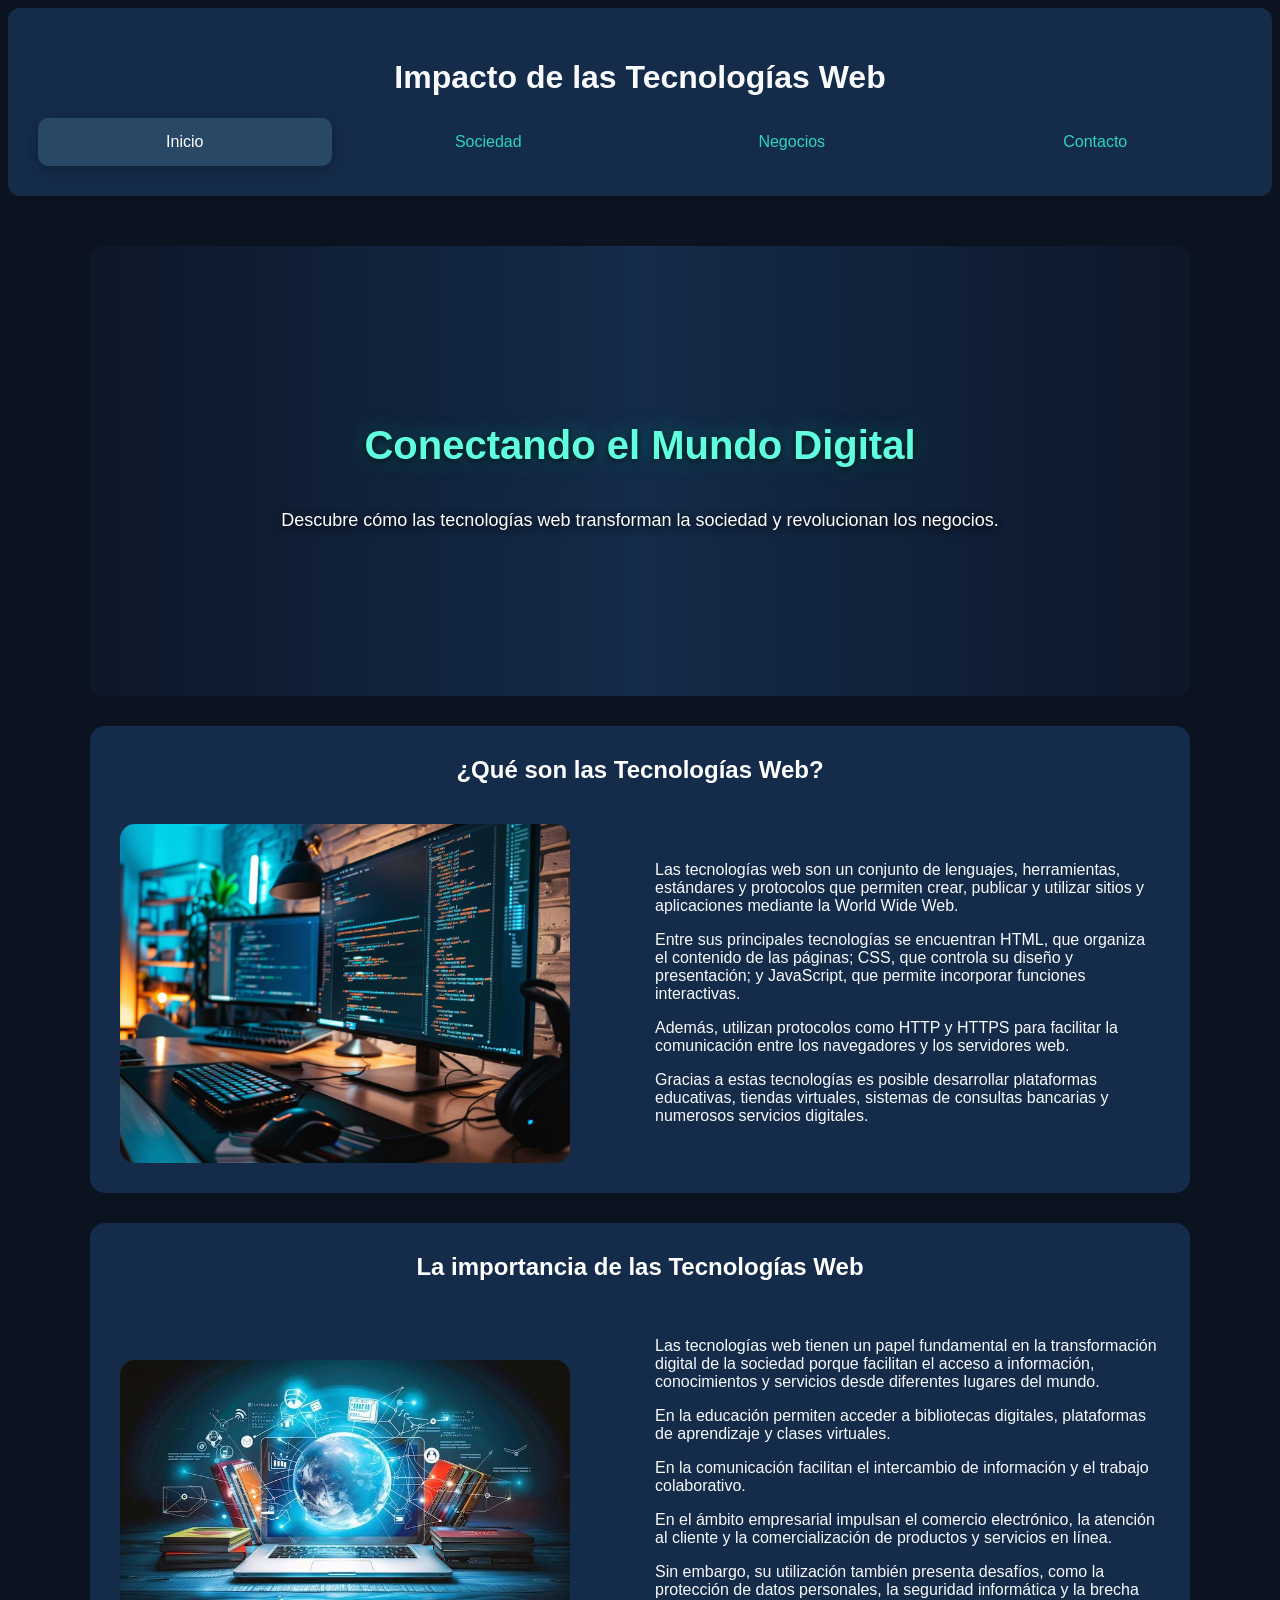
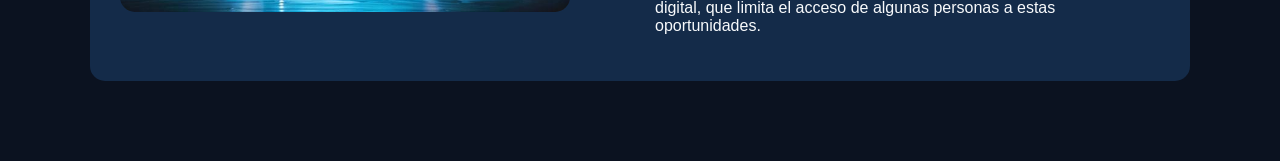
<file: index.html>
<!DOCTYPE html>
<html lang="es">
    <head>
        <meta charset="UTF-8">
        <meta name="viewport" content="width=device-width, initial-scale=1.0">
        <title>Impacto de las Tecnologías Web en la Sociedad y los Negocios</title>
        <link rel="stylesheet" href="css/estilo.css">
    </head>
    <body>
        <header>
            <h1>Impacto de las Tecnologías Web</h1>
            <nav>
                <a href="index.html" class="activo" aria-current="page">Inicio</a>
                <a href="paginas/sociedad.html">Sociedad</a>
                <a href="paginas/negocios.html">Negocios</a>
                <a href="paginas/contacto.html">Contacto</a>
            </nav>
        </header>
        <main>       
<section class="banner">

    <video class="video-fondo" autoplay muted loop playsinline>
        <source src="videos/banner-digital.mp4.mp4" type="video/mp4">
        Tu navegador no admite videos HTML5.
    </video>
    <h2>Conectando el Mundo Digital</h2>
    <p>
        Descubre cómo las tecnologías web transforman
        la sociedad y revolucionan los negocios.
    </p>
</section>

<section>
    <div class="contenido-tecnologia tarjeta-interactiva">
        <h2>¿Qué son las Tecnologías Web?</h2>
        <img src="imagenes/tecnologia-web.jpg"
             alt="Estación de trabajo con monitores que muestran código de programación"
             class="imagen-tecnologia"
             width="450">
        <div class="texto-tecnologia">
            <p>
                Las tecnologías web son un conjunto de lenguajes,
                herramientas, estándares y protocolos que permiten
                crear, publicar y utilizar sitios y aplicaciones
                mediante la World Wide Web.
            </p>
            <p>
                Entre sus principales tecnologías se encuentran HTML,
                que organiza el contenido de las páginas; CSS, que
                controla su diseño y presentación; y JavaScript,
                que permite incorporar funciones interactivas.
            </p>

            <p>
                Además, utilizan protocolos como HTTP y HTTPS para
                facilitar la comunicación entre los navegadores y
                los servidores web.
            </p>
            <p>
                Gracias a estas tecnologías es posible desarrollar
                plataformas educativas, tiendas virtuales, sistemas
                de consultas bancarias y numerosos servicios digitales.
            </p>
        </div>
    </div>
</section>     
<article>
    <div class="contenido-tecnologia tarjeta-interactiva"> 
        <h2>La importancia de las Tecnologías Web</h2>
        <img src="imagenes/importancias-tecnologicas.jpg"
             alt="Imagen sobre la importancia de las tecnologías web"
             class="imagen-tecnologia"
             width="450">
        <div class="texto-tecnologia">
            <p>
                Las tecnologías web tienen un papel fundamental
                en la transformación digital de la sociedad porque
                facilitan el acceso a información, conocimientos
                y servicios desde diferentes lugares del mundo.
            </p>
            <p>
                En la educación permiten acceder a bibliotecas
                digitales, plataformas de aprendizaje y clases
                virtuales.
            </p>
            <p>
                En la comunicación facilitan el intercambio de
                información y el trabajo colaborativo.
            </p>
            <p>
                En el ámbito empresarial impulsan el comercio
                electrónico, la atención al cliente y la
                comercialización de productos y servicios en línea.
            </p>
            <p>
                Sin embargo, su utilización también presenta
                desafíos, como la protección de datos personales,
                la seguridad informática y la brecha digital,
                que limita el acceso de algunas personas a
                estas oportunidades.
            </p>
        </div>
    </div>
</article>
        </main>
    </body>
</html>
</file>
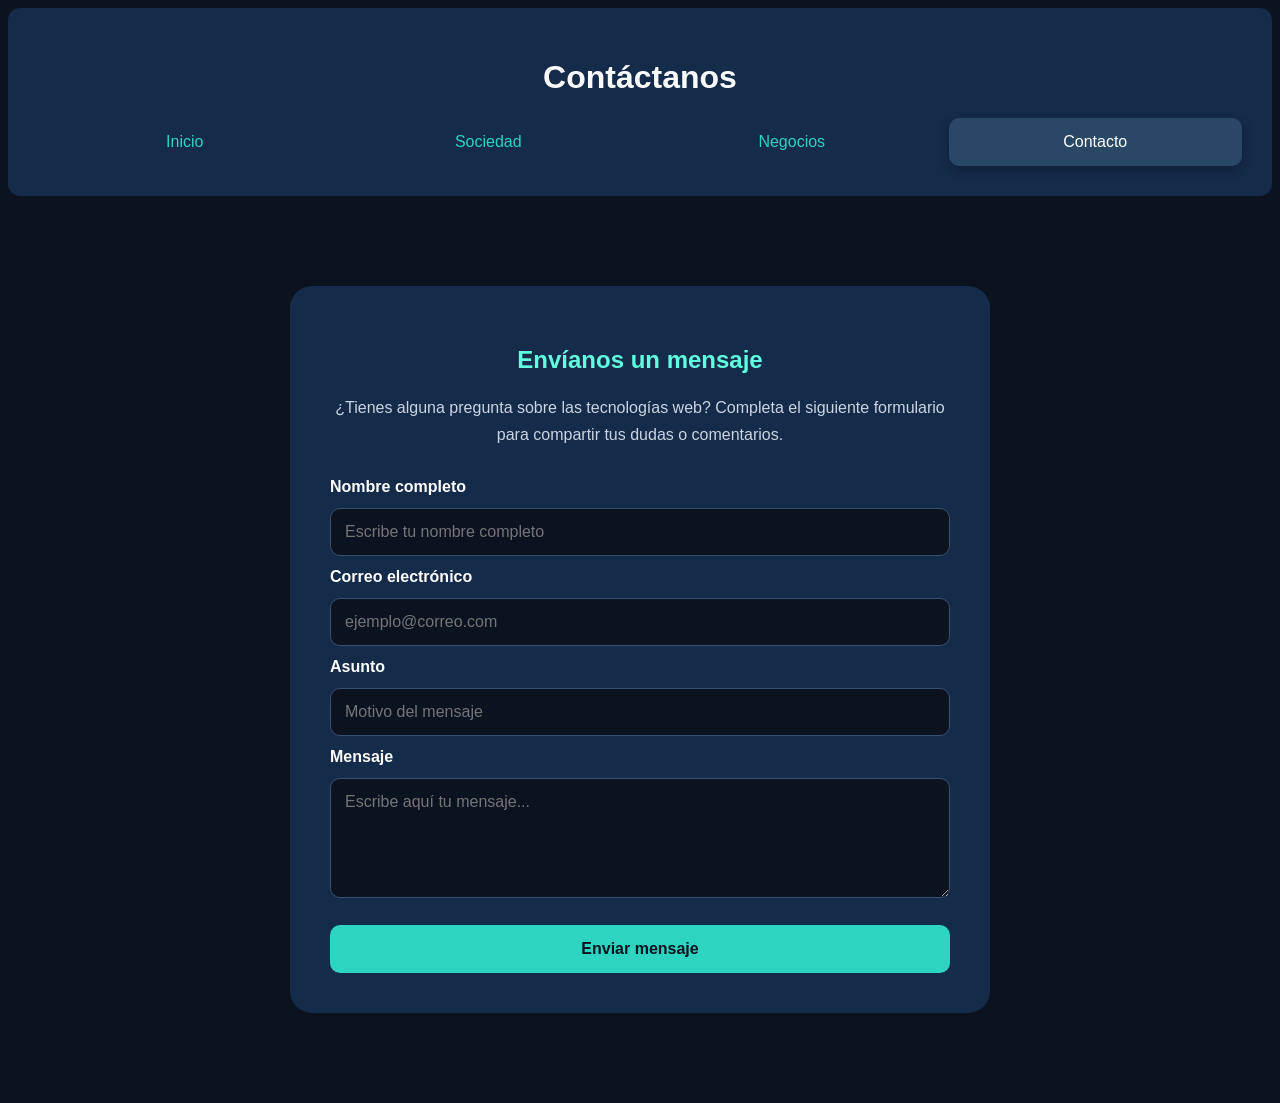
<file: paginas/contacto.html>
<!DOCTYPE html>
<html lang="es">
    <head>
        <meta charset="UTF-8">
        <meta name="viewport" content="width=device-width, initial-scale=1.0">
        <title>Contacto | Impacto de las Tecnologías Web</title>
        <link rel="stylesheet" href="../css/estilo.css">
    </head>
    <body>
        <header>
            <h1>Contáctanos</h1>
         <nav>
    <a href="../index.html">Inicio</a>
    <a href="sociedad.html">Sociedad</a>
    <a href="negocios.html">Negocios</a>
    <a href="contacto.html" class="activo" aria-current="page">Contacto</a>
</nav>
        </header>

<main>

    <section class="seccion-contacto">

        <h2>Envíanos un mensaje</h2>

        <p>
            ¿Tienes alguna pregunta sobre las tecnologías web?
            Completa el siguiente formulario para compartir
            tus dudas o comentarios.
        </p>

        <form id="formulario-contacto">

            <label for="nombre">Nombre completo</label>
            <input type="text" id="nombre" name="nombre"
                   placeholder="Escribe tu nombre completo"
                   autocomplete="name" required>

            <label for="correo">Correo electrónico</label>
            <input type="email" id="correo" name="correo"
                   placeholder="ejemplo@correo.com"
                   autocomplete="email" required>

            <label for="asunto">Asunto</label>
            <input type="text" id="asunto" name="asunto"
                   placeholder="Motivo del mensaje" required>

            <label for="mensaje">Mensaje</label>
            <textarea id="mensaje" name="mensaje"
                      rows="5"
                      placeholder="Escribe aquí tu mensaje..."
                      required></textarea>

            <button type="submit">Enviar mensaje</button>

        </form>

    </section>

</main>

<!-- VENTANA DE CONFIRMACIÓN -->

<dialog id="ventana-confirmacion" class="ventana-confirmacion"
        aria-labelledby="titulo-confirmacion">

    <div class="icono-confirmacion" aria-hidden="true">
        ✓
    </div>

    <h2 id="titulo-confirmacion">
        ¡Formulario completado correctamente!
    </h2>

    <p>
        Gracias por compartir tu mensaje.
    </p>

    <p class="aviso-demostracion">
        Esta es una demostración.
        No se ha enviado ningún correo electrónico.
    </p>

    <button type="button" id="cerrar-confirmacion">
        Aceptar
    </button>

</dialog>


<script>
document.addEventListener("DOMContentLoaded", function () {

    const formulario = document.getElementById("formulario-contacto");

    const ventana = document.getElementById("ventana-confirmacion");

    const botonCerrar = document.getElementById("cerrar-confirmacion");

    formulario.addEventListener("submit", function (evento) {

        evento.preventDefault();

        ventana.showModal();

        formulario.reset();

    });

    botonCerrar.addEventListener("click", function () {

        ventana.close();

    });

});
</script>


    </body>
</html>
</file>
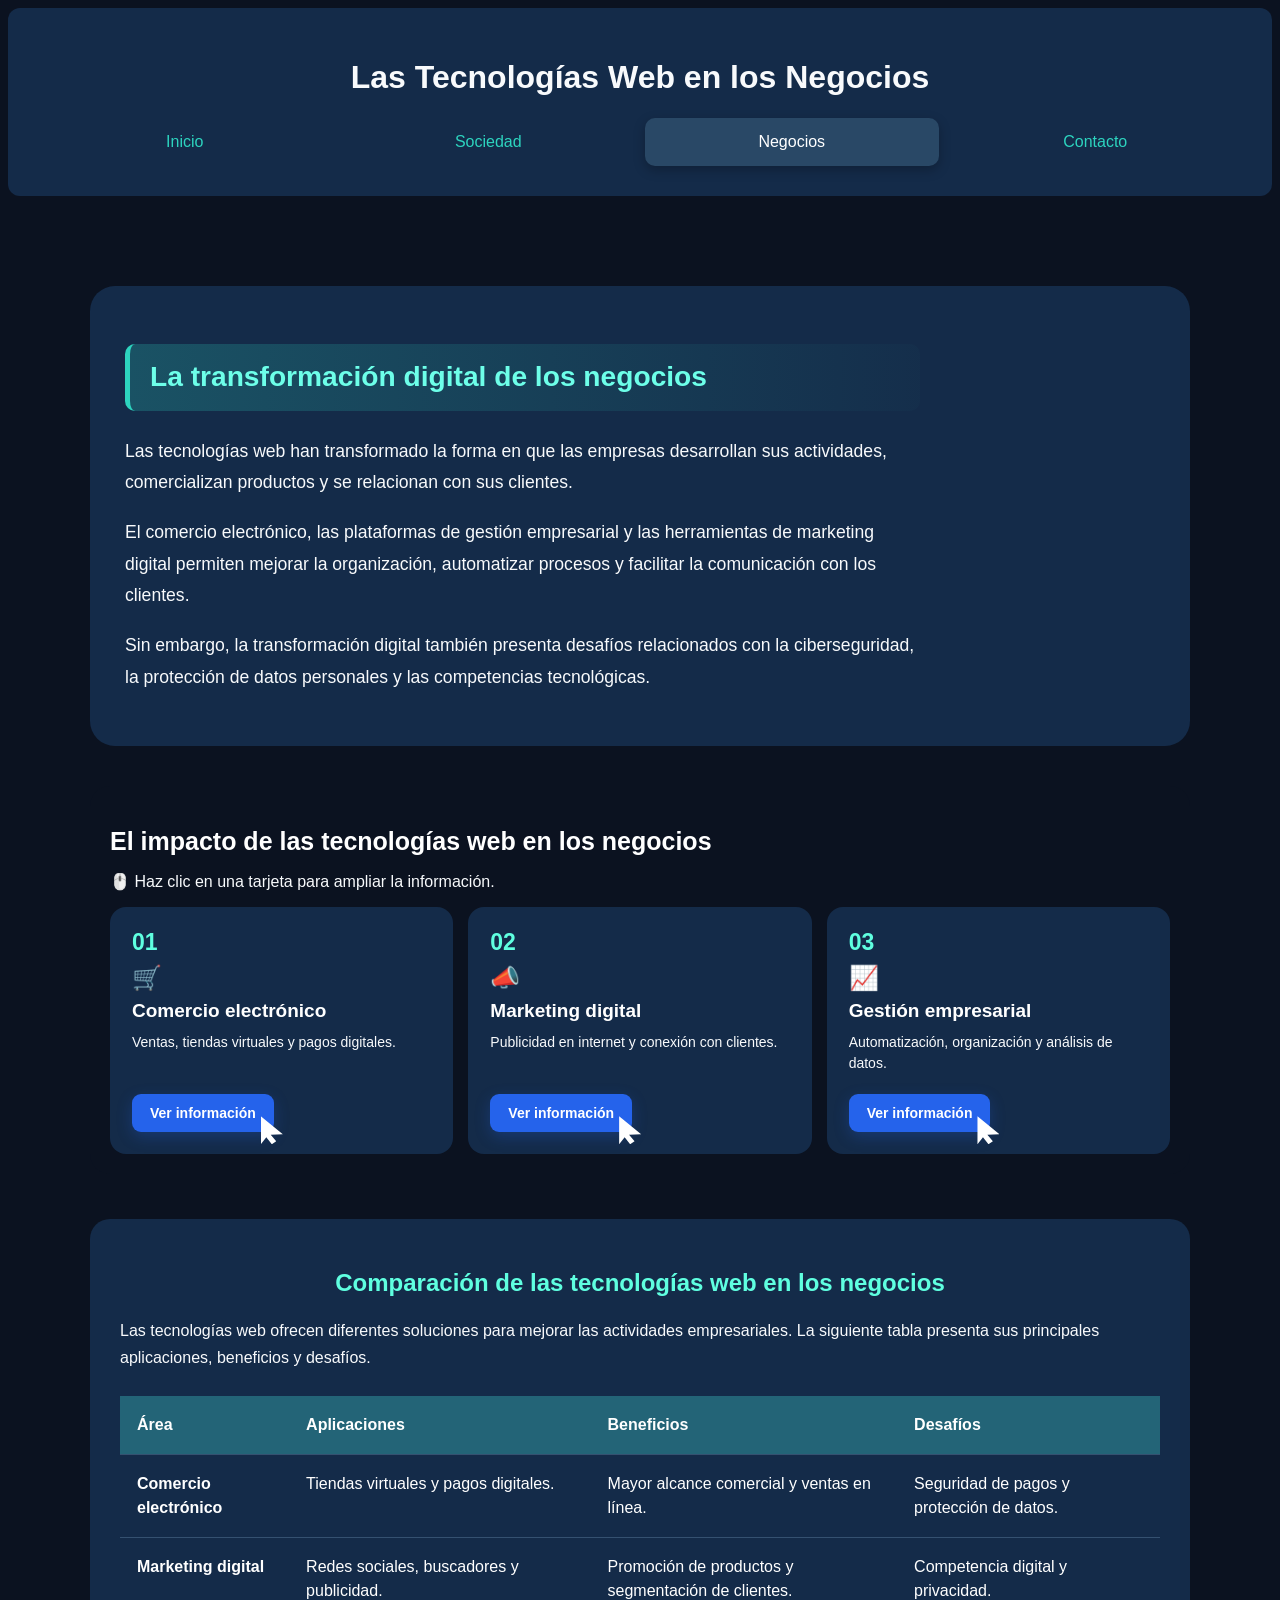
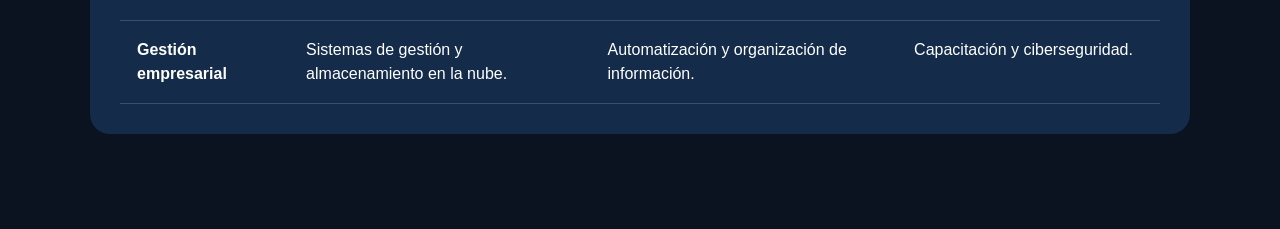
<file: paginas/negocios.html>
<!DOCTYPE html>
<html lang="es">

<head>
    <meta charset="UTF-8">
    <meta name="viewport" content="width=device-width, initial-scale=1.0">

    <title>Negocios | Impacto de las Tecnologías Web</title>

    <link rel="stylesheet" href="../css/estilo.css">

    <style>
        /* DISEÑO CORREGIDO DE LAS TARJETAS */

        .areas-negocios.negocios-corregidos .contenedor-negocios {
            display: grid !important;
            grid-template-columns: repeat(3, minmax(0, 1fr)) !important;
            gap: 15px !important;
            align-items: stretch;
        }

        .areas-negocios.negocios-corregidos .tarjeta-negocio {
            display: flex !important;
            flex-direction: column;
            align-items: flex-start;
            gap: 10px;
            min-width: 0;
            min-height: 220px;
            padding: 22px !important;
            margin: 0 !important;
            box-sizing: border-box;
            background: #142B49;
            border-radius: 16px;
        }

        .areas-negocios.negocios-corregidos .numero-negocio {
            color: #5FFFE0;
            font-size: 23px;
            font-weight: bold;
            margin: 0;
        }

        .areas-negocios.negocios-corregidos .icono-negocio {
            display: block;
            font-size: 24px;
            margin: 0;
        }

        .areas-negocios.negocios-corregidos .tarjeta-negocio h3 {
            color: white;
            font-size: 19px;
            text-align: left;
            margin: 0;
        }

        .areas-negocios.negocios-corregidos
        .tarjeta-negocio p.resumen-negocio {
            display: block !important;
            color: #F8FAFC;
            font-size: 14px;
            line-height: 1.5;
            margin: 0 0 10px;
        }

        /* Información oculta en las tarjetas pequeñas */
        .areas-negocios.negocios-corregidos .contenido-oculto {
            display: none !important;
        }

        /* BOTÓN VER INFORMACIÓN */
        .areas-negocios.negocios-corregidos .indicador-clic {
            display: inline-flex;
            position: relative;
            align-items: center;
            justify-content: center;
            align-self: flex-start;
            margin-top: auto;
            padding: 11px 18px;
            border: none;
            border-radius: 9px;
            background: #2563EB;
            color: #FFFFFF;
            font-size: 14px;
            font-weight: bold;
            cursor: pointer;
        }

        .areas-negocios.negocios-corregidos .indicador-clic:hover {
            background: #1D4ED8;
        }

        .areas-negocios.negocios-corregidos .indicador-clic:focus-visible {
            outline: 3px solid #5FFFE0;
            outline-offset: 4px;
        }

        /* Cursor blanco animado */
        .areas-negocios.negocios-corregidos .cursor-animado {
            position: absolute;
            right: -9px;
            bottom: -12px;
            width: 22px;
            height: 28px;
            background: white;

            clip-path: polygon(
                0 0,
                0 100%,
                25% 75%,
                50% 100%,
                70% 90%,
                45% 66%,
                100% 65%
            );

            animation: cursor-negocio 1.8s ease-in-out infinite;
            pointer-events: none;
        }

        @keyframes cursor-negocio {
            0%, 100% {
                transform: translate(12px, 12px) scale(1);
            }

            45% {
                transform: translate(0, 0) scale(1);
            }

            60% {
                transform: translate(0, 0) scale(0.8);
            }

            75% {
                transform: translate(5px, 5px) scale(1);
            }
        }

        /* VENTANA EMERGENTE */

        dialog.ventana-negocio {
            position: fixed !important;
            inset: 0 !important;
            margin: auto !important;

            width: min(950px, calc(100vw - 32px)) !important;
            max-width: calc(100vw - 32px) !important;
            max-height: 85vh !important;

            padding: 35px !important;
            box-sizing: border-box !important;
            overflow-x: hidden !important;
            overflow-y: auto !important;

            background: #142B49 !important;
            color: white;
            border: 2px solid #2DD4BF;
            border-radius: 22px;
            box-shadow: 0 25px 70px rgba(0, 0, 0, 0.5);
        }

        dialog.ventana-negocio::backdrop {
            background: rgba(5, 10, 22, 0.72);
            backdrop-filter: blur(10px);
            -webkit-backdrop-filter: blur(10px);
        }

        dialog.ventana-negocio h2 {
            color: #5FFFE0;
            font-size: 29px;
            margin: 0 45px 25px 0;
        }

        /* FOTO A LA IZQUIERDA Y TEXTO A LA DERECHA */

        dialog.ventana-negocio .detalle-negocio {
            display: grid !important;
            grid-template-columns: minmax(0, 38%) minmax(0, 1fr) !important;
            gap: 28px !important;
            align-items: center;
            width: 100%;
            min-width: 0;
        }

        dialog.ventana-negocio .detalle-negocio img.imagen-modal {
            display: block !important;
            width: 100% !important;
            max-width: 100% !important;
            height: 300px !important;
            object-fit: cover !important;
            border-radius: 15px !important;
            margin: 0 !important;
        }

        dialog.ventana-negocio .detalle-texto {
            min-width: 0;
        }

        dialog.ventana-negocio .detalle-texto p {
            display: block !important;
            color: #F8FAFC;
            font-size: 16px;
            line-height: 1.7;
            margin: 0 0 15px;
        }

        /* BOTÓN CERRAR */

        dialog.ventana-negocio .cerrar-ventana {
            position: absolute;
            top: 16px;
            right: 18px;
            width: 42px;
            height: 42px;
            border: none;
            border-radius: 50%;
            background: #294866;
            color: white;
            font-size: 26px;
            cursor: pointer;
        }

        dialog.ventana-negocio .cerrar-ventana:hover {
            background: #2DD4BF;
            color: #0B1220;
        }

        /* RESPONSIVE */

        @media (max-width: 850px) {
            .areas-negocios.negocios-corregidos .contenedor-negocios {
                grid-template-columns: 1fr !important;
            }

            dialog.ventana-negocio .detalle-negocio {
                grid-template-columns: 1fr !important;
            }

            dialog.ventana-negocio .detalle-negocio img.imagen-modal {
                height: 220px !important;
            }

            dialog.ventana-negocio {
                padding: 24px 20px !important;
            }
        }

        @media (prefers-reduced-motion: reduce) {
            .areas-negocios.negocios-corregidos .cursor-animado {
                animation: none;
            }
        }
    </style>
</head>

<body>

    <header>
        <h1>Las Tecnologías Web en los Negocios</h1>

        <nav>
            <a href="../index.html">Inicio</a>
            <a href="sociedad.html">Sociedad</a>
            <a href="negocios.html" class="activo"
               aria-current="page">Negocios</a>
            <a href="contacto.html">Contacto</a>
        </nav>
    </header>

    <main>

        <!-- INTRODUCCIÓN CON VIDEO -->

        <section class="introduccion-negocios transformacion-negocios tarjeta-interactiva">

            <div class="contenido-transformacion">

                <div class="texto-transformacion">

                    <h2>La transformación digital de los negocios</h2>

                    <p>
                        Las tecnologías web han transformado
                        la forma en que las empresas desarrollan
                        sus actividades, comercializan productos
                        y se relacionan con sus clientes.
                    </p>

                    <p>
                        El comercio electrónico, las plataformas
                        de gestión empresarial y las herramientas
                        de marketing digital permiten mejorar
                        la organización, automatizar procesos
                        y facilitar la comunicación con los clientes.
                    </p>

                    <p>
                        Sin embargo, la transformación digital
                        también presenta desafíos relacionados
                        con la ciberseguridad, la protección
                        de datos personales y las competencias
                        tecnológicas.
                    </p>

                </div>

                <video class="video-transformacion"
                       autoplay muted loop playsinline>

                    <source
                        src="../videos/transformacion-negocios.mp4"
                        type="video/mp4">

                    Tu navegador no admite videos HTML5.

                </video>

            </div>

        </section>

        <!-- ÁREAS DE IMPACTO EN LOS NEGOCIOS -->

        <section class="areas-negocios negocios-corregidos">

            <h2>El impacto de las tecnologías web en los negocios</h2>

            <p class="ayuda-tarjetas">
                🖱️ Haz clic en una tarjeta para ampliar la información.
            </p>

            <div class="contenedor-negocios">

                <!-- TARJETA 1 -->

                <article class="tarjeta-negocio tarjeta-interactiva"
                         data-foto="../imagenes/comercio-electronico.jpg"
                         data-alt="Comercio electrónico y compras por internet">

                    <span class="numero-negocio">01</span>
                    <span class="icono-negocio" aria-hidden="true">🛒</span>

                    <h3>Comercio electrónico</h3>

                    <p class="resumen-negocio">
                        Ventas, tiendas virtuales y pagos digitales.
                    </p>

                    <button type="button" class="indicador-clic">
                        Ver información
                        <span class="cursor-animado"
                              aria-hidden="true"></span>
                    </button>

                    <div class="contenido-oculto" hidden>

                        <p>
                            El comercio electrónico permite
                            a las empresas vender productos
                            y servicios a través de internet,
                            llegando a clientes de diferentes lugares.
                        </p>

                        <p>
                            Además, facilita la gestión de pedidos,
                            el seguimiento de compras y la atención
                            al cliente. Para generar confianza,
                            las empresas deben utilizar plataformas
                            seguras y proteger la información
                            financiera de los compradores.
                        </p>

                        <p>
                            Entre sus beneficios destacan las tiendas
                            virtuales, los pagos electrónicos,
                            la disponibilidad de servicios en línea
                            y la ampliación del mercado.
                        </p>

                    </div>

                </article>

                <!-- TARJETA 2 -->

                <article class="tarjeta-negocio tarjeta-interactiva"
                         data-foto="../imagenes/marketink-digital.jpg"
                         data-alt="Herramientas de marketing digital">

                    <span class="numero-negocio">02</span>
                    <span class="icono-negocio" aria-hidden="true">📣</span>

                    <h3>Marketing digital</h3>

                    <p class="resumen-negocio">
                        Publicidad en internet y conexión con clientes.
                    </p>

                    <button type="button" class="indicador-clic">
                        Ver información
                        <span class="cursor-animado"
                              aria-hidden="true"></span>
                    </button>

                    <div class="contenido-oculto" hidden>

                        <p>
                            El marketing digital utiliza redes sociales,
                            buscadores y plataformas publicitarias
                            para promocionar productos y servicios.
                        </p>

                        <p>
                            Una de sus principales ventajas es la
                            posibilidad de medir el alcance de los
                            anuncios, analizar las interacciones
                            de los usuarios y adaptar las estrategias
                            publicitarias según los resultados.
                        </p>

                        <p>
                            Estas herramientas permiten llegar
                            a públicos específicos, mejorar la
                            comunicación con los clientes,
                            optimizar recursos y fortalecer
                            la presencia digital de las empresas.
                        </p>

                    </div>

                </article>

                <!-- TARJETA 3 -->

                <article class="tarjeta-negocio tarjeta-interactiva"
                         data-foto="../imagenes/gestion-empresarial.jpg"
                         data-alt="Herramientas digitales para la gestión empresarial">

                    <span class="numero-negocio">03</span>
                    <span class="icono-negocio" aria-hidden="true">📈</span>

                    <h3>Gestión empresarial</h3>

                    <p class="resumen-negocio">
                        Automatización, organización y análisis de datos.
                    </p>

                    <button type="button" class="indicador-clic">
                        Ver información
                        <span class="cursor-animado"
                              aria-hidden="true"></span>
                    </button>

                    <div class="contenido-oculto" hidden>

                        <p>
                            Las tecnologías web facilitan la
                            administración empresarial mediante
                            sistemas de gestión, almacenamiento
                            en la nube y herramientas de colaboración.
                        </p>

                        <p>
                            Los sistemas empresariales basados en
                            la web permiten administrar inventarios,
                            organizar información, generar reportes
                            y coordinar actividades entre diferentes
                            departamentos.
                        </p>

                        <p>
                            Estas soluciones ayudan a organizar
                            documentos, automatizar procesos,
                            analizar información y mejorar
                            la toma de decisiones basada en datos.
                        </p>

                    </div>

                </article>

            </div>

        </section>

<section class="comparativa-negocios">

    <h2>Comparación de las tecnologías web en los negocios</h2>

    <p>
        Las tecnologías web ofrecen diferentes soluciones
        para mejorar las actividades empresariales.
        La siguiente tabla presenta sus principales
        aplicaciones, beneficios y desafíos.
    </p>

    <div class="tabla-contenedor">
        <table>
            <thead>
                <tr>
                    <th scope="col">Área</th>
                    <th scope="col">Aplicaciones</th>
                    <th scope="col">Beneficios</th>
                    <th scope="col">Desafíos</th>
                </tr>
            </thead>

            <tbody>
                <tr>
                    <th scope="row">Comercio electrónico</th>
                    <td>Tiendas virtuales y pagos digitales.</td>
                    <td>Mayor alcance comercial y ventas en línea.</td>
                    <td>Seguridad de pagos y protección de datos.</td>
                </tr>

                <tr>
                    <th scope="row">Marketing digital</th>
                    <td>Redes sociales, buscadores y publicidad.</td>
                    <td>Promoción de productos y segmentación de clientes.</td>
                    <td>Competencia digital y privacidad.</td>
                </tr>

                <tr>
                    <th scope="row">Gestión empresarial</th>
                    <td>Sistemas de gestión y almacenamiento en la nube.</td>
                    <td>Automatización y organización de información.</td>
                    <td>Capacitación y ciberseguridad.</td>
                </tr>
            </tbody>
        </table>
    </div>

</section>

    </main>

    <!-- VENTANA EMERGENTE -->

    <dialog id="ventana-negocio"
            class="ventana-negocio"
            aria-labelledby="titulo-ventana">

        <button type="button" class="cerrar-ventana"
                aria-label="Cerrar ventana">
            &times;
        </button>

<h2 id="titulo-ventana">Información del negocio</h2>
        <div id="informacion-ventana"></div>

    </dialog>

    <!-- JAVASCRIPT PARA ABRIR LA INFORMACIÓN -->

    <script>
        document.addEventListener("DOMContentLoaded", function () {

            const ventana = document.getElementById("ventana-negocio");
            const titulo = document.getElementById("titulo-ventana");
            const informacion = document.getElementById("informacion-ventana");
            const botonCerrar = document.querySelector(".cerrar-ventana");

            const tarjetas = document.querySelectorAll(
                ".areas-negocios .tarjeta-negocio"
            );

            tarjetas.forEach(function (tarjeta) {

                const boton = tarjeta.querySelector(".indicador-clic");

                boton.addEventListener("click", function () {

                    // Título de la tarjeta seleccionada
                    titulo.textContent =
                        tarjeta.querySelector("h3").textContent.trim();

                    // Crear la fotografía de la ventana
                    const imagen = document.createElement("img");

                    imagen.src = tarjeta.dataset.foto;
                    imagen.alt = tarjeta.dataset.alt;
                    imagen.className = "imagen-modal";

                    // Crear el contenedor de los textos
                    const textos = document.createElement("div");
                    textos.className = "detalle-texto";

                    // Agregar resumen y párrafos completos
                    tarjeta.querySelectorAll(
                        ".resumen-negocio, .contenido-oculto p"
                    ).forEach(function (parrafo) {

                        textos.appendChild(parrafo.cloneNode(true));

                    });

                    // Crear la distribución horizontal
                    const contenido = document.createElement("div");
                    contenido.className = "detalle-negocio";

                    contenido.appendChild(imagen);
                    contenido.appendChild(textos);

                    informacion.replaceChildren(contenido);

                    // Abrir ventana
                    ventana.showModal();

                });

            });

            // Cerrar con el botón X
            botonCerrar.addEventListener("click", function () {
                ventana.close();
            });

            // Cerrar al hacer clic fuera del contenido
            ventana.addEventListener("click", function (evento) {
                if (evento.target === ventana) {
                    ventana.close();
                }
            });

        });
    </script>

</body>
</html>
</file>
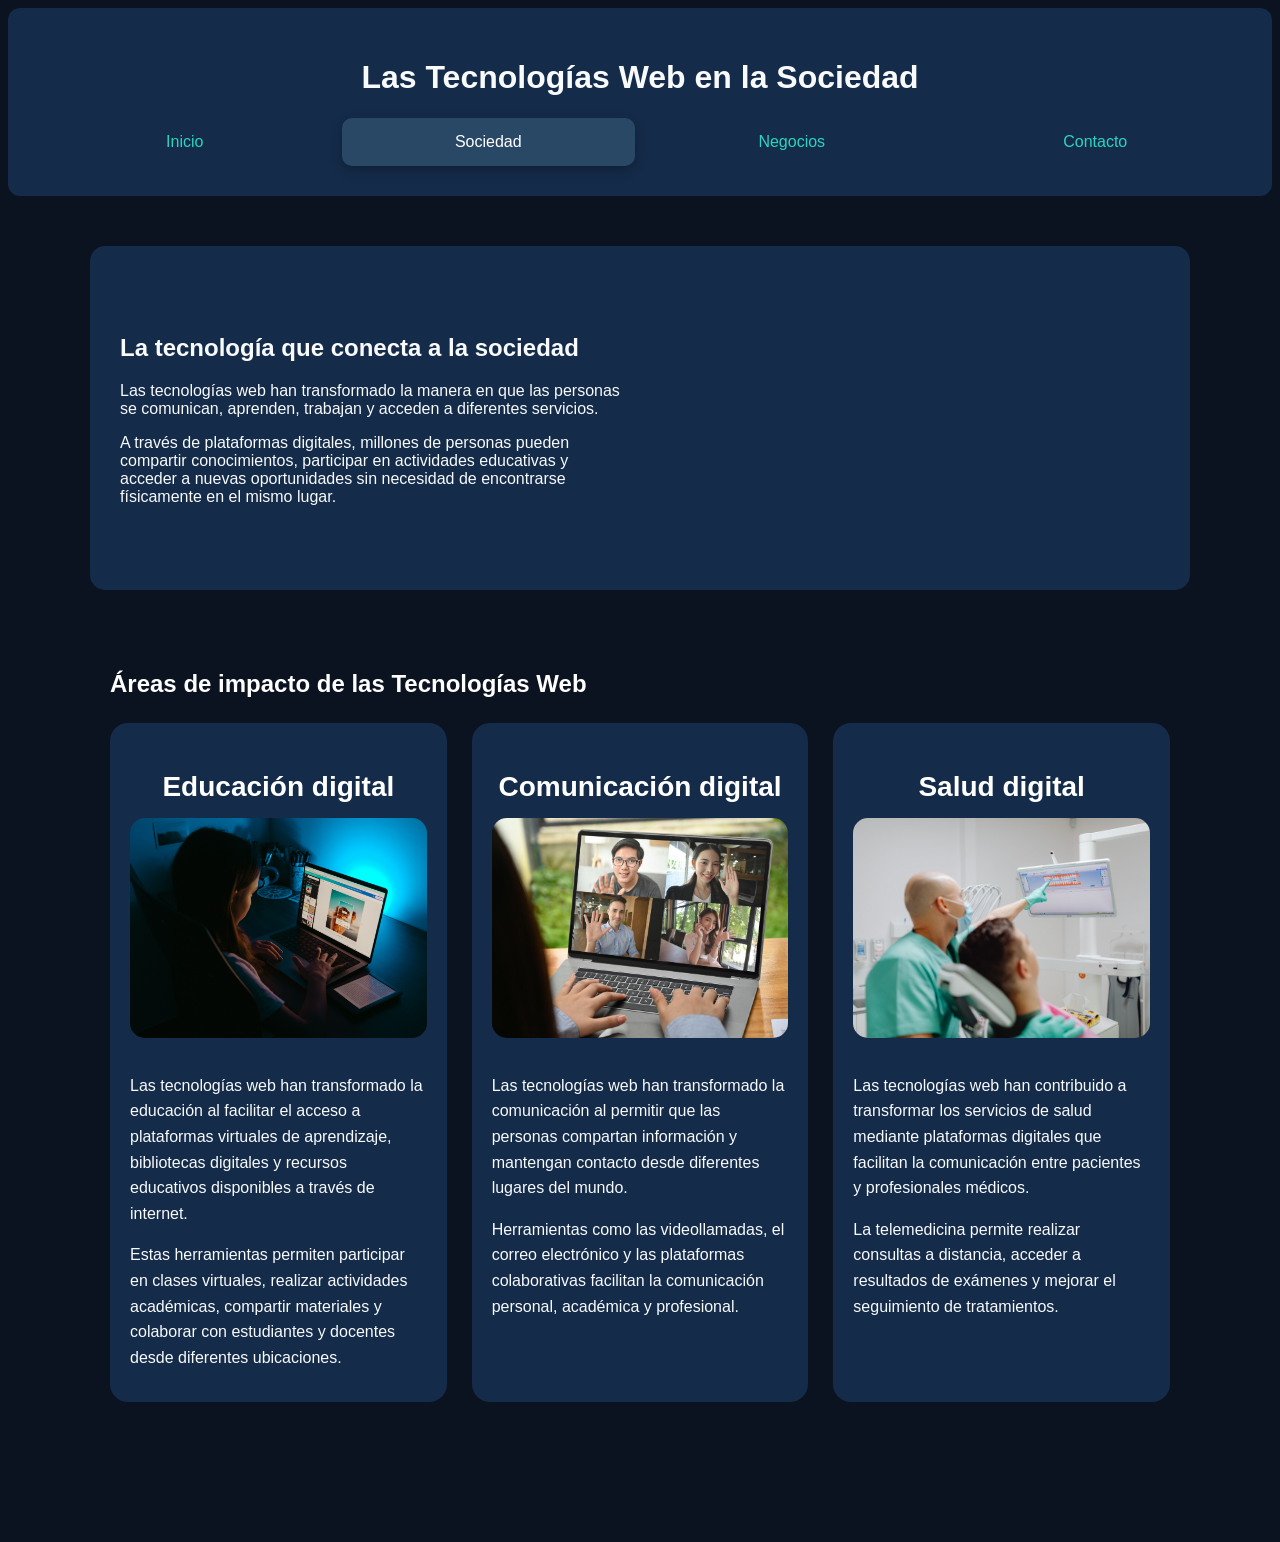
<file: paginas/sociedad.html>
<!DOCTYPE html>
<html lang="es">
    <head>
        <meta charset="UTF-8">
        <meta name="viewport" content="width=device-width, initial-scale=1.0">
        <title>Sociedad | Impacto de las Tecnologías Web</title>
        <link rel="stylesheet" href="../css/estilo.css">

    </head>
    <body>
        <header>
            <h1>Las Tecnologías Web en la Sociedad</h1>
            <nav>
                <a href="../index.html">Inicio</a>
                <a href="sociedad.html" class="activo" aria-current="page">Sociedad</a>
                <a href="negocios.html">Negocios</a>
                <a href="contacto.html">Contacto</a>
            </nav>
        </header>
<main>
    <section class="introduccion-sociedad tarjeta-interactiva">

    <div class="intro-sociedad-contenido">

        <div class="intro-sociedad-texto">
            <h2>La tecnología que conecta a la sociedad</h2>

            <p>
                Las tecnologías web han transformado la manera
                en que las personas se comunican, aprenden,
                trabajan y acceden a diferentes servicios.
            </p>

            <p>
                A través de plataformas digitales, millones
                de personas pueden compartir conocimientos,
                participar en actividades educativas y acceder
                a nuevas oportunidades sin necesidad de
                encontrarse físicamente en el mismo lugar.
            </p>
        </div>

        <div class="video-sociedad">
            <iframe
                src="https://www.youtube.com/embed/k1oVk4x3ABY"
                title="Tecnologías web en la sociedad"
                loading="lazy"
                allow="accelerometer; autoplay; clipboard-write; encrypted-media; gyroscope; picture-in-picture; web-share"
                referrerpolicy="strict-origin-when-cross-origin"
                allowfullscreen>
            </iframe>
        </div>

    </div>

</section>
<section class="areas-impacto impacto-sociedad">
    <h2>Áreas de impacto de las Tecnologías Web</h2>

    <div class="contenedor-tarjetas">

        <article class="tarjeta-area tarjeta-interactiva">
            <h3>Educación digital</h3>
            <img src="../imagenes/educacion-digital.jpg" alt="Imagen sobre educación digital" class="imagen-area">
            <p>
                Las tecnologías web han transformado la educación al facilitar el acceso a plataformas virtuales de aprendizaje, bibliotecas digitales y recursos educativos disponibles a través de internet.
            </p>
            <p>
                Estas herramientas permiten participar en clases virtuales, realizar actividades académicas, compartir materiales y colaborar con estudiantes y docentes desde diferentes ubicaciones.
            </p>
        </article>

        <article class="tarjeta-area tarjeta-interactiva">
            <h3>Comunicación digital</h3>
            <img src="../imagenes/comunicacion-digital.jpg" alt="Imagen sobre comunicación digital" class="imagen-area">
            <p>
                Las tecnologías web han transformado la comunicación al permitir que las personas compartan información y mantengan contacto desde diferentes lugares del mundo.
            </p>
            <p>
                Herramientas como las videollamadas, el correo electrónico y las plataformas colaborativas facilitan la comunicación personal, académica y profesional.
            </p>
        </article>

        <article class="tarjeta-area tarjeta-interactiva">
            <h3>Salud digital</h3>
            <img src="../imagenes/salud-digital.jpg" alt="Imagen sobre salud digital" class="imagen-area">
            <p>
                Las tecnologías web han contribuido a transformar los servicios de salud mediante plataformas digitales que facilitan la comunicación entre pacientes y profesionales médicos.
            </p>
            <p>
                La telemedicina permite realizar consultas a distancia, acceder a resultados de exámenes y mejorar el seguimiento de tratamientos.
            </p>
        </article>

    </div>
</section>

</main>

    </body>
</html>
</file>
<file: css/estilo.css>
body {
    background-color: #0B1220;
    color: #F8FAFC;
    font-family: Arial, sans-serif;
}
nav a {
    color: #2DD4BF;
    text-decoration: none;
    text-align: center;
    padding: 15px 10px;
    border-radius: 10px;
    transition: all 0.3s ease;
}
header {
    background-color: #142B49;
    padding: 30px;
    border-radius: 12px;
}
nav {
    display: grid;
    grid-template-columns: repeat(4, 1fr);
    gap: 10px;
    width: 100%;
}
nav a:hover,
nav a:focus-visible,
nav a.activo {
    background-color: #294866;
    color: #FFFFFF;
    text-decoration: none;
    box-shadow: 0 4px 12px rgba(0, 0, 0, 0.25);
}
main {
    max-width: 1100px;
    margin: 30px auto;
    padding: 20px;
}
.banner {
.video-fondo {
    position: absolute;
    top: 0;
    left: 0;
    width: 100%;
    height: 100%;
    object-fit: cover;
    z-index: -2;
}
    position: relative;
    overflow: hidden;
    isolation: isolate;
    background-color: #142B49;
    padding: 100px 30px;
    text-align: center;
    border-radius: 15px;
    margin-bottom: 30px;
    min-height: 250px;

    display: flex;
    flex-direction: column;
    justify-content: center;
    align-items: center;
}

.banner h2 {
    color: #5FFFE0;
    font-size: 40px;
    font-weight: 800;
    margin-bottom: 20px;
    text-shadow:
        0 2px 8px rgba(0, 0, 0, 0.9),
        0 0 20px rgba(0, 194, 178, 0.5);
}
.imagen-tecnologia {
    max-width: 100%;
    height: auto;
    border-radius: 15px;
    display: block;
}
.contenido-tecnologia {
    display: grid;
    grid-template-columns: 1fr 1fr;
    gap: 30px;
    align-items: center;
    background-color: #142B49;
    padding: 25px;
    border-radius: 15px;
}
@media (max-width: 768px) {
    .contenido-tecnologia {
        grid-template-columns: 1fr;
    }
}
.banner::before {
    content: "";
    position: absolute;
    inset: 0;
    background: linear-gradient(
        90deg,
        rgba(11, 18, 32, 0.80),
        rgba(20, 43, 73, 0.45),
        rgba(11, 18, 32, 0.80)
    );
    z-index: -1;
}
.banner p {
    color: #FFFFFF;
    font-size: 18px;
    font-weight: 500;
    line-height: 1.6;
    text-shadow: 0 2px 8px rgba(0, 0, 0, 0.95);
}
header h1 {
    text-align: center;
}
.tarjeta-interactiva {
    background-color: #142B49;
    padding: 30px;
    border-radius: 15px;
    margin-bottom: 30px;
    position: relative;
    transition: transform 0.3s ease, box-shadow 0.3s ease;
}
.tarjeta-interactiva:hover {
    transform: translateY(-6px) scale(1.03);
    box-shadow: 0 15px 35px rgba(0, 194, 178, 0.25);
    z-index: 1;
}
.contenido-tecnologia > h2 {
    grid-column: 1 / -1;
    text-align: center;
    margin: 0 0 10px;
    color: #FFFFFF;
}
.contenido-tecnologia > h3 {
    grid-column: 1 / -1;
    text-align: center;
    margin: 0 0 10px;
    color: #FFFFFF;
    font-size: 26px;
}

.intro-sociedad-contenido {
    display: grid;
    grid-template-columns: 1fr 1fr;
    gap: 30px;
    align-items: center;
}

.video-sociedad iframe {
    width: 100%;
    aspect-ratio: 16 / 9;
    border: none;
    border-radius: 12px;
    display: block;
}
@media (max-width: 768px) {
    .intro-sociedad-contenido {
        grid-template-columns: 1fr;
    }
}
.areas-impacto {
    max-width: 1200px;
    margin: 40px auto;
    padding: 20px;
}

.areas-impacto h2 {
    text-align: left;
    margin-bottom: 25px;
    color: #ffffff;
}

.contenedor-tarjetas {
    display: grid;
    grid-template-columns: repeat(3, 1fr);
    gap: 25px;
}

.tarjeta-area {
    background-color: #142B49;
    padding: 20px;
    border-radius: 18px;
    text-align: center;
    transition: transform 0.3s ease, box-shadow 0.3s ease;
}

.tarjeta-area h3 {
    color: #ffffff;
    margin-bottom: 15px;
    font-size: 28px;
}

.imagen-area {
    width: 100%;
    height: 220px;
    object-fit: cover;
    border-radius: 15px;
    margin-bottom: 15px;
}

.tarjeta-area p {
    text-align: left;
    color: #F8FAFC;
    line-height: 1.6;
    margin-bottom: 12px;
    font-size: 16px;
}

.tarjeta-area:hover {
    transform: translateY(-8px) scale(1.03);
    box-shadow: 0 15px 35px rgba(0, 194, 178, 0.25);
}.introduccion-negocios h2 {
    text-align: center;
    color: #5FFFE0;
    margin-bottom: 25px;
}
.introduccion-negocios p {
    line-height: 1.8;
    margin-bottom: 18px;
}
.transformacion-negocios {
    background-color: #17345a;
    border-radius: 25px;
    padding: 40px;
    margin: 40px 0;
    position: relative;
    overflow: visible;
}

.contenido-transformacion {
    display: flex;
    align-items: center;
    justify-content: space-between;
    gap: 30px;
}

.texto-transformacion {
    flex: 1;
}

.texto-transformacion h2 {
    font-size: 2rem;
    margin-bottom: 20px;
    color: #ffffff;
}
.texto-transformacion p {
    font-size: 1.1rem;
    line-height: 1.8;
    margin-bottom: 18px;
    color: #f8fafc;
}

/* TARJETA TRANSFORMACIÓN DIGITAL */

.transformacion-negocios {
    background-color: #142B49;
    border-radius: 25px;
    padding: 35px;
    overflow: hidden;
    position: relative;
}

/* Texto y video en una sola tarjeta */
.transformacion-negocios .contenido-transformacion {
    display: grid;
    grid-template-columns: minmax(0, 1fr) 210px;
    align-items: center;
    gap: 25px;
}

/* Información del negocio */
.transformacion-negocios .texto-transformacion {
    min-width: 0;
    max-width: none;
    position: relative;
    z-index: 2;
}

/* VIDEO VERTICAL DE TAMAÑO MODERADO */
.transformacion-negocios .video-transformacion {
    display: block;
    width: 190px;
    height: 338px;
    object-fit: cover;
    justify-self: center;
    border: none;
    border-radius: 0;

    /* Degradado para integrar el video */
    -webkit-mask-image: radial-gradient(
        ellipse at center,
        black 60%,
        transparent 100%
    );
    mask-image: radial-gradient(
        ellipse at center,
        black 60%,
        transparent 100%
    );
}

/* Diseño para celulares */
@media (max-width: 768px) {
    .transformacion-negocios .contenido-transformacion {
        grid-template-columns: 1fr;
    }

    .transformacion-negocios .video-transformacion {
        width: 180px;
        height: 320px;
        margin: 10px auto 0;
    }
}

/* TÍTULO DESTACADO DE TRANSFORMACIÓN DIGITAL */

.transformacion-negocios .texto-transformacion h2 {
    color: #6DFFE9;
    font-size: clamp(22px, 2.2vw, 30px);
    font-weight: 800;
    line-height: 1.3;
    text-align: left;

    /* Franja degradada */
    background: linear-gradient(
        90deg,
        rgba(45, 212, 191, 0.23),
        rgba(45, 212, 191, 0.02)
    );

    /* Línea luminosa */
    border-left: 5px solid #2DD4BF;

    /* Espaciado y forma */
    padding: 15px 20px;
    border-radius: 10px;
    margin-bottom: 25px;
}

/* DISEÑO COMPACTO DE LAS TARJETAS DE NEGOCIOS */

.areas-negocios {
    background-color: #0B1220;
    padding: 20px;
    border-radius: 20px;
    margin: 35px 0;
}

.areas-negocios h2 {
    color: #FFFFFF;
    font-size: 25px;
    margin-bottom: 15px;
}

/* Tres tarjetas en una sola fila */

.areas-negocios .contenedor-negocios {
    display: grid;
    grid-template-columns: repeat(3, minmax(0, 1fr));
    gap: 15px;
}

/* Tamaño de las tarjetas */

.areas-negocios .tarjeta-negocio {
    display: flex;
    flex-direction: column;
    align-items: flex-start;
    gap: 8px;
    min-width: 0;
    min-height: 145px;
    padding: 18px;
    margin: 0;
    background-color: #142B49;
    border-radius: 15px;
    box-sizing: border-box;
    cursor: default;
}

/* Números turquesas */

.areas-negocios .numero-negocio {
    color: #5FFFE0;
    font-size: 20px;
    font-weight: bold;
    margin: 0;
}

/* Iconos */

.areas-negocios .icono-negocio {
    display: block;
    font-size: 23px;
    line-height: 1;
    margin: 3px 0;
}

/* Títulos */

.areas-negocios .tarjeta-negocio h3 {
    color: #FFFFFF;
    font-size: 16px;
    text-align: left;
    margin: 0;
}

/* Ocultar los párrafos largos */

.areas-negocios .tarjeta-negocio p {
    display: none;
}

/* Mostrar solamente el resumen */

.areas-negocios .tarjeta-negocio p:first-of-type {
    display: -webkit-box;
    -webkit-box-orient: vertical;
    -webkit-line-clamp: 2;
    line-clamp: 2;
    overflow: hidden;
    color: #CBD5E1;
    font-size: 13px;
    line-height: 1.5;
    margin: 0;
}

/* Diseño adaptable */

@media (max-width: 900px) {
    .areas-negocios .contenedor-negocios {
        grid-template-columns: 1fr;
    }
}

/* INDICADOR VER INFORMACIÓN */

.areas-negocios .indicador-clic {
    display: inline-block;
    position: relative;
    align-self: flex-start;
    background: #2563EB;
    color: white;
    padding: 10px 25px 10px 14px;
    border-radius: 9px;
    font-size: 13px;
    font-weight: bold;
    margin-top: auto;
    box-shadow: 0 5px 15px rgba(37, 99, 235, 0.25);
}

/* CURSOR BLANCO */

.cursor-animado {
    position: absolute;
    right: -8px;
    bottom: -12px;
    width: 22px;
    height: 28px;
    background: white;

    clip-path: polygon(
        0 0,
        0 100%,
        25% 75%,
        50% 100%,
        70% 90%,
        45% 66%,
        100% 65%
    );

    animation: cursor-click 1.8s ease-in-out infinite;
}

/* MOVIMIENTO AUTOMÁTICO DEL CURSOR */

@keyframes cursor-click {
    0%, 100% {
        transform: translate(12px, 12px) scale(1);
    }

    40% {
        transform: translate(0, 0) scale(1);
    }

    55% {
        transform: translate(0, 0) scale(0.80);
    }

    70% {
        transform: translate(4px, 4px) scale(1);
    }
}

/* Respetar preferencias de movimiento */
@media (prefers-reduced-motion: reduce) {
    .cursor-animado {
        animation: none;
    }
}

/* VENTANA EMERGENTE DE NEGOCIOS */

.ventana-negocio {
    width: min(650px, 90vw);
    max-height: 85vh;
    box-sizing: border-box;
    overflow-y: auto;
    position: fixed;
    background: #142B49;
    color: #FFFFFF;
    padding: 40px;
    border: 2px solid #2DD4BF;
    border-radius: 22px;
    box-shadow: 0 25px 70px rgba(0, 0, 0, 0.5);
}

/* Fondo oscuro y desenfocado */
.ventana-negocio::backdrop {
    background: rgba(5, 10, 22, 0.72);
    backdrop-filter: blur(10px);
    -webkit-backdrop-filter: blur(10px);
}

/* Título de la ventana */
.ventana-negocio h2 {
    color: #5FFFE0;
    font-size: 28px;
    margin: 0 35px 25px 0;
}

/* Información completa */
.ventana-negocio p {
    color: #F8FAFC;
    font-size: 17px;
    line-height: 1.8;
    margin-bottom: 18px;
}

/* Botón X para cerrar */
.cerrar-ventana {
    position: absolute;
    top: 15px;
    right: 20px;
    width: 40px;
    height: 40px;
    border: none;
    border-radius: 50%;
    background: #294866;
    color: #FFFFFF;
    font-size: 26px;
    cursor: pointer;
}

.cerrar-ventana:hover {
    background: #2DD4BF;
    color: #0B1220;
}

/* Indicar que las tarjetas son interactivas */
.areas-negocios .tarjeta-negocio {
    cursor: pointer;
}

.areas-negocios .tarjeta-negocio:focus-visible {
    outline: 3px solid #5FFFE0;
    outline-offset: 3px;
}

/* OCULTAR IMÁGENES EN LAS TARJETAS PEQUEÑAS */

.areas-negocios .tarjeta-negocio img.imagen-detalle-negocio {
    display: none !important;
}

/* MOSTRAR IMÁGENES EN LA VENTANA EMERGENTE */

.ventana-negocio .detalle-negocio img.imagen-detalle-negocio {
    display: block !important;
    width: 100%;
    max-width: 100%;
    height: 300px;
    object-fit: cover;
    border-radius: 15px;
    margin: 0;
}

/* FOTO A LA IZQUIERDA Y TEXTO A LA DERECHA */

.ventana-negocio .detalle-negocio {
    display: grid;
    grid-template-columns: 40% 1fr;
    gap: 25px;
    align-items: center;
}

/* CELULARES */

@media (max-width: 768px) {
    .ventana-negocio .detalle-negocio {
        grid-template-columns: 1fr;
    }
}

/* TABLA COMPARATIVA DE NEGOCIOS */

.comparativa-negocios {
    margin: 45px 0;
    padding: 30px;
    background: #142B49;
    border-radius: 20px;
}

.comparativa-negocios h2 {
    color: #5FFFE0;
    text-align: center;
    margin-bottom: 20px;
}

.comparativa-negocios p {
    color: #F8FAFC;
    line-height: 1.7;
    margin-bottom: 25px;
}

.tabla-contenedor {
    width: 100%;
    overflow-x: auto;
}

.comparativa-negocios table {
    width: 100%;
    min-width: 680px;
    border-collapse: collapse;
    color: #FFFFFF;
}

.comparativa-negocios th,
.comparativa-negocios td {
    padding: 17px;
    border-bottom: 1px solid #355170;
    text-align: left;
    vertical-align: top;
    line-height: 1.5;
}

.comparativa-negocios thead {
    background: #236477;
    color: #FFFFFF;
}

.comparativa-negocios tbody tr:hover {
    background: #294866;
    transition: background 0.3s ease;
}

/* FORMULARIO DE CONTACTO */

.seccion-contacto {
    background: #142B49;
    border-radius: 22px;
    padding: 40px;
    max-width: 700px;
    margin: 40px auto;
    box-sizing: border-box;
}

.seccion-contacto h2 {
    color: #5FFFE0;
    text-align: center;
    margin-bottom: 20px;
}

.seccion-contacto > p {
    color: #CBD5E1;
    text-align: center;
    line-height: 1.7;
    margin-bottom: 30px;
}

#formulario-contacto {
    display: flex;
    flex-direction: column;
    gap: 12px;
}

#formulario-contacto label {
    font-weight: bold;
    color: #FFFFFF;
}

#formulario-contacto input,
#formulario-contacto textarea {
    width: 100%;
    box-sizing: border-box;
    padding: 14px;
    background: #0B1220;
    color: #FFFFFF;
    border: 1px solid #355170;
    border-radius: 10px;
    font: inherit;
}

#formulario-contacto input:focus,
#formulario-contacto textarea:focus {
    outline: 2px solid #2DD4BF;
    border-color: #2DD4BF;
}

#formulario-contacto button {
    background: #2DD4BF;
    color: #0B1220;
    border: none;
    border-radius: 10px;
    padding: 15px;
    margin-top: 15px;
    font-size: 16px;
    font-weight: bold;
    cursor: pointer;
    transition: background 0.3s ease, transform 0.3s ease;
}

#formulario-contacto button:hover {
    background: #5FFFE0;
    transform: translateY(-3px);
}

@media (max-width: 768px) {
    .seccion-contacto {
        padding: 25px 20px;
    }
}

/* VENTANA PERSONALIZADA DE CONFIRMACIÓN */

.ventana-confirmacion {
    width: min(480px, 90vw);
    max-height: 85vh;
    overflow-y: auto;
    box-sizing: border-box;
    padding: 40px 30px;

    background-color: #142B49;
    color: #FFFFFF;

    border: 2px solid #2DD4BF;
    border-radius: 22px;

    text-align: center;

    box-shadow: 0 25px 70px rgba(0, 0, 0, 0.5);
}

/* Fondo oscuro y desenfocado */

.ventana-confirmacion::backdrop {
    background: rgba(5, 10, 22, 0.75);
    backdrop-filter: blur(10px);
    -webkit-backdrop-filter: blur(10px);
}

/* Animación de entrada */

.ventana-confirmacion[open] {
    animation: aparecer-confirmacion 0.35s ease-out;
}

@keyframes aparecer-confirmacion {
    from {
        opacity: 0;
        transform: scale(0.85) translateY(20px);
    }

    to {
        opacity: 1;
        transform: scale(1) translateY(0);
    }
}

/* Icono de verificación */

.icono-confirmacion {
    width: 75px;
    height: 75px;
    margin: 0 auto 20px;

    display: flex;
    align-items: center;
    justify-content: center;

    border-radius: 50%;
    background-color: rgba(45, 212, 191, 0.15);

    color: #5FFFE0;
    font-size: 42px;
    font-weight: bold;
}

/* Título */

.ventana-confirmacion h2 {
    color: #5FFFE0;
    font-size: 25px;
    line-height: 1.3;
    margin-bottom: 20px;
}

/* Párrafos */

.ventana-confirmacion p {
    color: #FFFFFF;
    font-size: 16px;
    line-height: 1.6;
    margin-bottom: 15px;
}

/* Aviso de demostración */

.ventana-confirmacion .aviso-demostracion {
    color: #CBD5E1;
    font-size: 14px;
}

/* Botón Aceptar */

#cerrar-confirmacion {
    display: block;
    width: 100%;

    margin-top: 25px;
    padding: 13px;

    background: #2DD4BF;
    color: #0B1220;

    border: none;
    border-radius: 10px;

    font-size: 16px;
    font-weight: bold;

    cursor: pointer;
    transition: background 0.3s ease;
}

#cerrar-confirmacion:hover {
    background: #5FFFE0;
}

/* Accesibilidad */

#cerrar-confirmacion:focus-visible {
    outline: 3px solid white;
    outline-offset: 3px;
}

@media (prefers-reduced-motion: reduce) {
    .ventana-confirmacion[open] {
        animation: none;
    }
}
</file>
